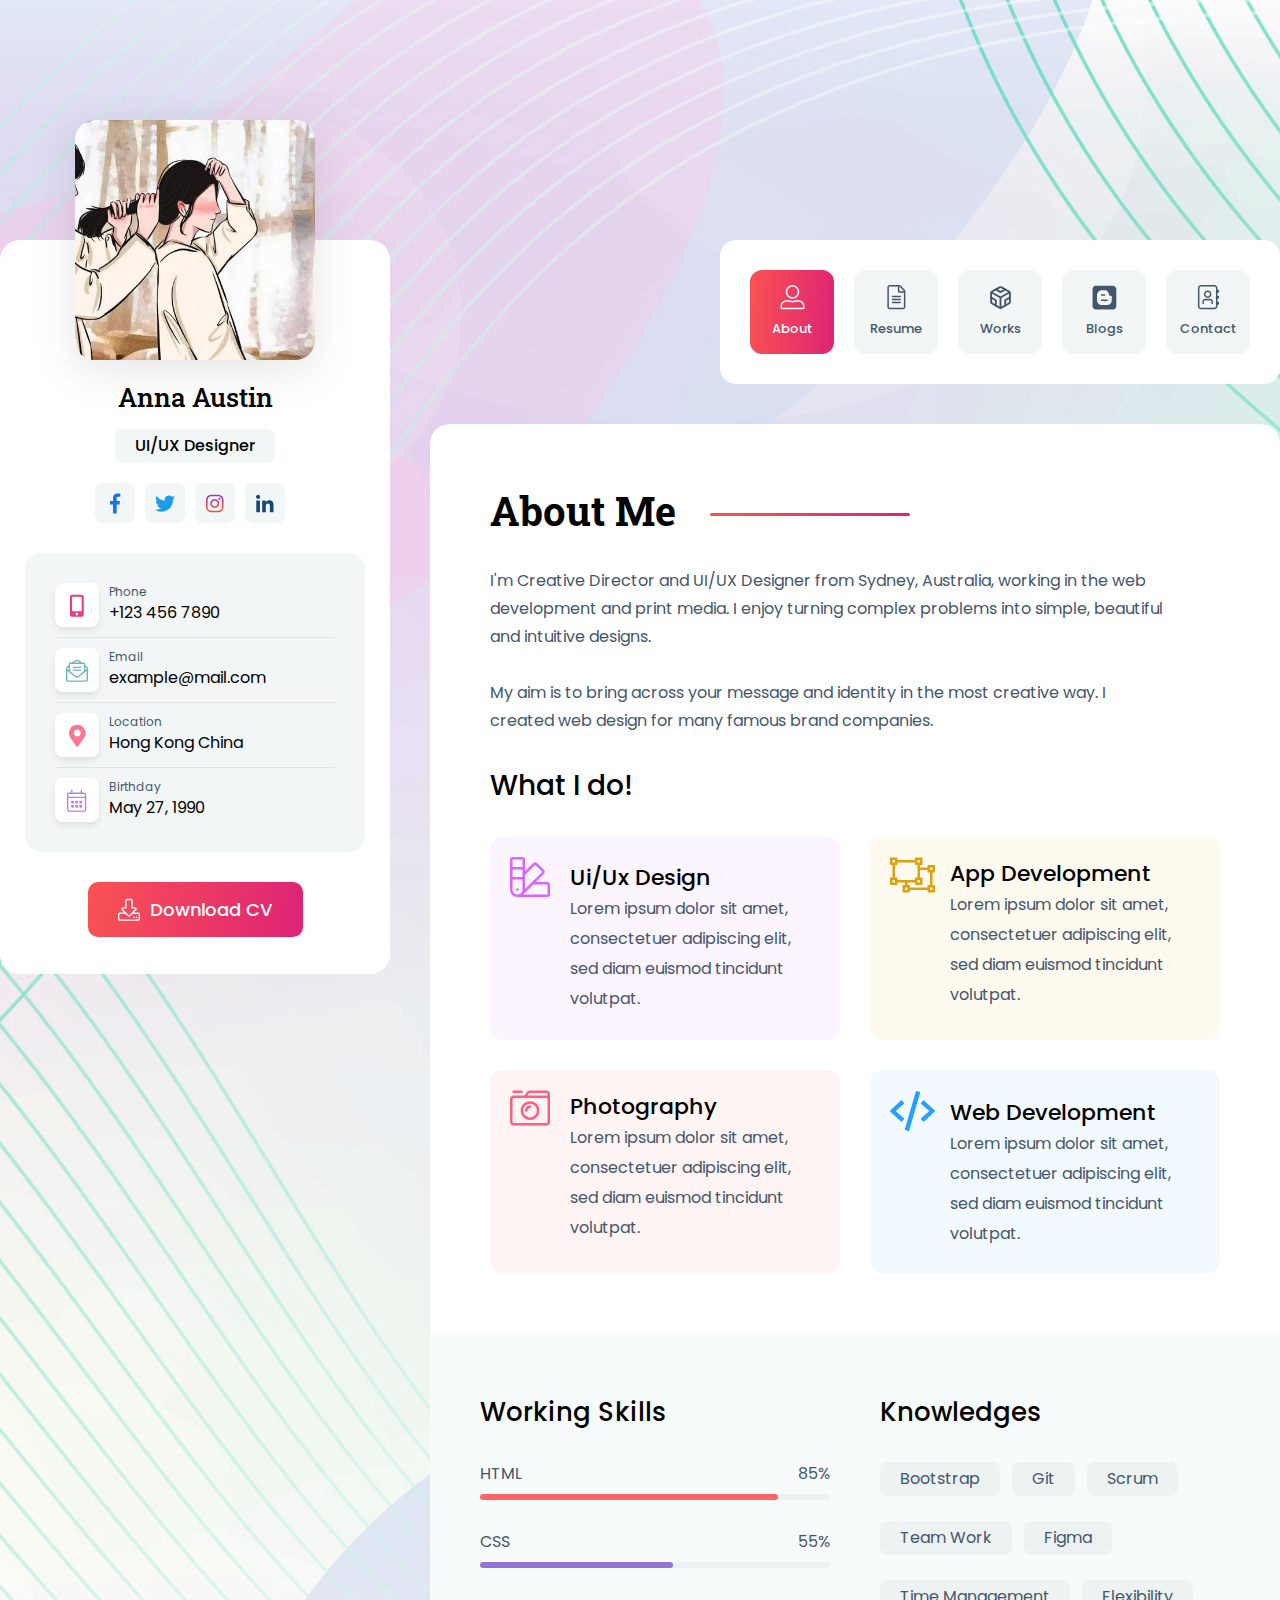
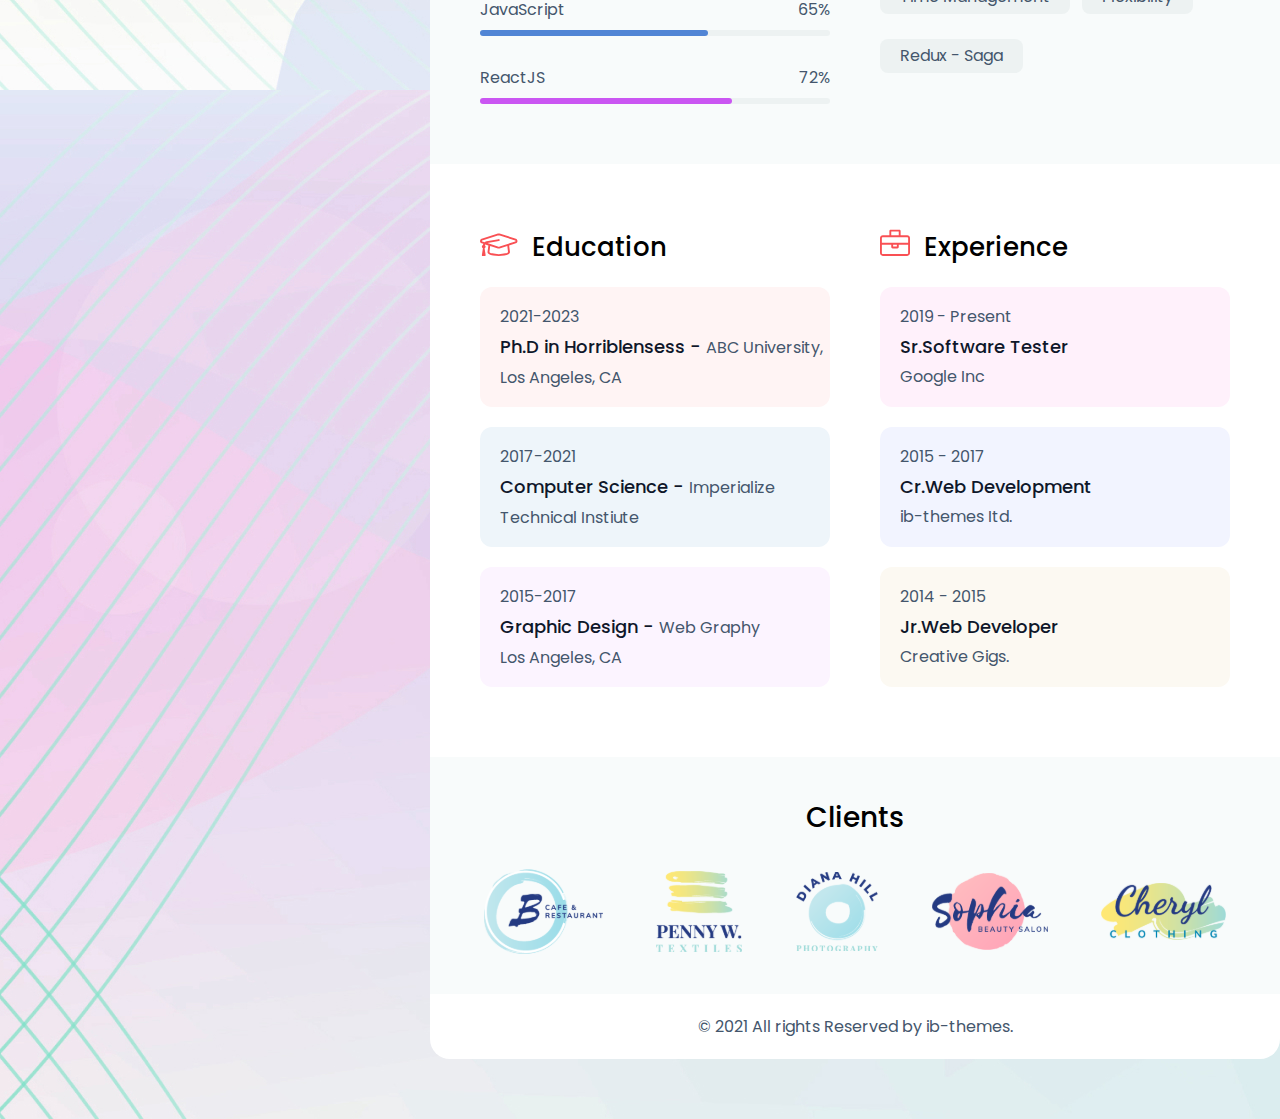
<file: index.html>
<!DOCTYPE html>
<html lang="en">

<head>
    <meta charset="UTF-8">
    <meta http-equiv="X-UA-Compatible" content="IE=edge">
    <meta name="viewport" content="width=device-width, initial-scale=1.0">
    <title>Figma CV TTNT6</title>
    <link rel="stylesheet" href="./assets/css/main.css">
    <link href="https://fonts.googleapis.com/css2?family=Poppins:wght@400;500&family=Roboto+Slab:wght@500&display=swap"
        rel="stylesheet">
</head>

<body>
    <div id="container">
        <!-- PERSONAL INFORMATION -->
        <div class="personal-infor">
            <img src="./assets/img/avatar.jpg" alt="" class="avatar">
            <!-- MAIN INFORMATION -->
            <div class="main-infor">
                <p class="name">Anna Austin</p>

                <div class="designation">
                    <p>UI/UX Designer</p>
                </div>

                <!-- SOCIAL ICONS -->
                <div class="social-icons">
                    <div class="social-icon-item">
                        <img src="./assets/icon/facebook.svg" alt="" class="facebook">
                    </div>

                    <div class="social-icon-item">
                        <img src="./assets/icon/twitter.svg" alt="" class="twitter">
                    </div>

                    <div class="social-icon-item">
                        <img src="./assets/icon/instagram.svg" alt="" class="instagram">
                    </div>

                    <div class="social-icon-item">
                        <img src="./assets/icon/linkedin.svg" alt="" class="linkedin">
                    </div>
                </div>

                <!-- CART -->
                <div class="cart">
                    <ul>
                        <li class="box-cart line-cart">
                            <div class="icon-cart">
                                <img src="./assets/icon/phone.svg" alt="">
                            </div>

                            <div class="content-cart">
                                <p class="tittle">Phone</p>
                                <p class="detail">+123 456 7890</p>
                            </div>
                        </li>

                        <li class="box-cart line-cart">
                            <div class="icon-cart">
                                <img src="./assets/icon/email.svg" alt="">
                            </div>

                            <div class="content-cart">
                                <p class="tittle">Email</p>
                                <p class="detail">example@mail.com</p>
                            </div>
                        </li>

                        <li class="box-cart line-cart">
                            <div class="icon-cart">
                                <img src="./assets/icon/location.svg" alt="">
                            </div>

                            <div class="content-cart">
                                <p class="tittle">Location</p>
                                <p class="detail">Hong Kong China</p>
                            </div>
                        </li>

                        <li class="box-cart">
                            <div class="icon-cart">
                                <img src="./assets/icon/birthday.svg" alt="">
                            </div>

                            <div class="content-cart">
                                <p class="tittle">Birthday</p>
                                <p class="detail">May 27, 1990</p>
                            </div>
                        </li>
                    </ul>
                </div>

                <!-- DOWNLOAD CV BUTTON -->
                <div class="downloadcv">
                    <img src="./assets/icon/downloadcv.svg" alt="">
                    <p>Download CV</p>
                </div>
            </div>
        </div>

        <!-- WRAPPER: NAVIGATION & MAIN CONTENT -->
        <div class="wrapper">
            <!-- NAVIGATION -->
            <div class="nav">
                <a class="about" href="#">
                    <img src="./assets/icon/about.svg" alt="">
                    <p>About</p>
                </a>

                <a href="./resume.html" class="resume">
                    <img src="./assets/icon/resume.svg" alt="">
                    <p>Resume</p>
                </a>

                <a href="./works.html" class="works">
                    <img src="./assets/icon/codesandbox.svg" alt="">
                    <p>Works</p>
                </a>

                <a href="#" class="blogs">
                    <img src="./assets/icon/blogs.svg" alt="">
                    <p>Blogs</p>
                </a>

                <a href="#" class="contact">
                    <img src="./assets/icon/contact.svg" alt="">
                    <p>Contact</p>
                </a>
            </div>

            <!-- MAIN CONTENT -->
            <div class="main-content">

                <!-- ABOUT SECTION -->
                <div class="about-section">
                    <div class="section-tittle">About Me</div>

                    <img src="./assets/icon/bar.svg" alt="" class="bar">

                    <p class="about-desc">I'm Creative Director and UI/UX Designer from Sydney, Australia, working in
                        the web development and print media. I enjoy turning complex problems into simple, beautiful and
                        intuitive designs.
                        <br> <br>
                        My aim is to bring across your message and identity in the most creative way. I created web
                        design for many
                        famous brand companies.
                    </p>
                    <!-- SERVICES -->
                    <p class="service-tittle">What I do!</p>

                    <div class="service">
                        <!-- UI/IX DESIGN -->
                        <div class="single-service ui-ux">
                            <img src="./assets/icon/ui-ux-design.svg" alt="">

                            <p class="single-tittle">Ui/Ux Design</p>

                            <p class="single-desc">Lorem ipsum dolor sit amet, consectetuer adipiscing elit, sed diam
                                euismod
                                tincidunt volutpat.</p>
                        </div>

                        <!-- APP DEVELOPMENT -->
                        <div class="single-service app-dev">
                            <img src="./assets/icon/app-dev.svg" alt="">

                            <p class="single-tittle">App Development</p>

                            <p class="single-desc">Lorem ipsum dolor sit amet, consectetuer adipiscing elit, sed diam
                                euismod
                                tincidunt volutpat.</p>
                        </div>

                        <!-- PHOTOGRAHPY -->
                        <div class="single-service photography">
                            <img src="./assets/icon/photography.svg" alt="" class="">

                            <p class="single-tittle">Photography</p>

                            <p class="single-desc">Lorem ipsum dolor sit amet, consectetuer adipiscing elit, sed diam
                                euismod
                                tincidunt volutpat.</p>
                        </div>

                        <!-- WEB DEVELOPMENT -->
                        <div class="single-service web-dev">
                            <img src="./assets/icon/web-dev.svg" alt="" class="">

                            <p class="single-tittle">Web Development</p>

                            <p class="single-desc">Lorem ipsum dolor sit amet, consectetuer adipiscing elit, sed diam
                                euismod
                                tincidunt volutpat.</p>
                        </div>
                    </div>
                </div>

                <!-- RESUME SECTION -->
                <div class="resume-section">

                    <!-- SKILLS SECTION -->
                    <div class="skills-section">

                        <!-- WORKING SKILLS -->
                        <div class="sub-skill-section">
                            <p class="sub-skill-tittle">Working Skills</p>

                            <div class="skill-bar">
                                <div class="skill-box html">
                                    <p class="skill-name">HTML</p>

                                    <p class="ratio">85%</p>

                                    <div class="ratio__line">
                                        <div class="ratio__line--meanful"></div>
                                    </div>
                                </div>

                                <div class="skill-box css">
                                    <p class="skill-name">CSS</p>
                                    <p class="ratio">55%</p>
                                    <div class="ratio__line">
                                        <div class="ratio__line--meanful"></div>
                                    </div>
                                </div>

                                <div class="skill-box javascript">
                                    <p class="skill-name ">JavaScript</p>
                                    <p class="ratio">65%</p>
                                    <div class="ratio__line">
                                        <div class="ratio__line--meanful"></div>
                                    </div>
                                </div>

                                <div class="skill-box reactjs">
                                    <p class="skill-name">ReactJS</p>
                                    <p class="ratio">72%</p>
                                    <div class="ratio__line">
                                        <div class="ratio__line--meanful"></div>
                                    </div>
                                </div>
                            </div>
                        </div>

                        <!-- KNOWLEADGES -->
                        <div class="sub-skill-section">
                            <p class="sub-skill-tittle">Knowledges</p>

                            <div class="knowledge-content">
                                <p class="single-tab">Bootstrap</p>
                                <p class="single-tab">Git</p>
                                <p class="single-tab">Scrum</p>
                                <p class="single-tab">Team Work</p>
                                <p class="single-tab">Figma</p>
                                <p class="single-tab">Time Management</p>
                                <p class="single-tab">Flexibility</p>
                                <p class="single-tab">Redux - Saga</p>

                            </div>
                        </div>
                    </div>

                    <!-- RESUME INOFRMATION EDUCATION & EXPERIENCE -->
                    <div class="resume-infor">
                        
                        <!-- EDUCATION -->
                        <div class="sub-resume-infor">
                            <img src="./assets/icon/education.svg" alt="" class="education">

                            <p class="sub-resume-tittle">Education</p>

                            <div class="resume-content edu-single-1">
                                <p class="time">2021-2023</p>
                                <p class="job">Ph.D in Horriblensess -
                                <p class="sub-job">ABC University,</p>
                                </p>
                                <p class="place"> Los Angeles, CA</p>
                            </div>

                            <div class="resume-content edu-single-2">
                                <p class="time">2017-2021</p>
                                <p class="job">Computer Science -
                                <p class="sub-job">Imperialize</p>
                                </p>
                                <p class="place">Technical Instiute</p>
                            </div>

                            <div class="resume-content edu-single-3">
                                <p class="time">2015-2017</p>
                                <p class="job">Graphic Design -
                                <p class="sub-job">Web Graphy</p>
                                </p>
                                <p class="place">Los Angeles, CA</p>
                            </div>
                        </div>
                        <!-- EXPERIENCE -->
                        <div class="sub-resume-infor">
                            <img src="./assets/icon/experience.svg" alt="" class="experience">

                            <p class="sub-resume-tittle">Experience</p>

                            <div class="resume-content experi-single-1">
                                <p class="time">2019 - Present</p>
                                <p class="job">Sr.Software Tester</p>
                                <p class="place">Google Inc</p>
                            </div>

                            <div class="resume-content experi-single-2">
                                <p class="time">2015 - 2017</p>
                                <p class="job">Cr.Web Development</p>
                                <p class="place">ib-themes Itd.</p>
                            </div>

                            <div class="resume-content experi-single-3">
                                <p class="time">2014 - 2015</p>
                                <p class="job">Jr.Web Developer</p>
                                <p class="place">Creative Gigs.</p>
                            </div>
                        </div>
                    </div>

                </div>

                <!-- CLIENTS SECTION -->
                <div class="clients-section">
                    <p>Clients</p>
                    <div class="brands">
                        <img src="./assets/icon/brand1.svg" alt="">
                        <img src="./assets/icon/brand2.svg" alt="">
                        <img src="./assets/icon/brand3.svg" alt="">
                        <img src="./assets/icon/brand4.svg" alt="">
                        <img src="./assets/icon/brand5.svg" alt="">
                    </div>
                </div>

                <!-- COPYRIGHT -->
                <p class="copyright">© 2021 All rights Reserved by ib-themes.</p>
            </div>
        </div>
    </div>
</body>

</html>
</file>
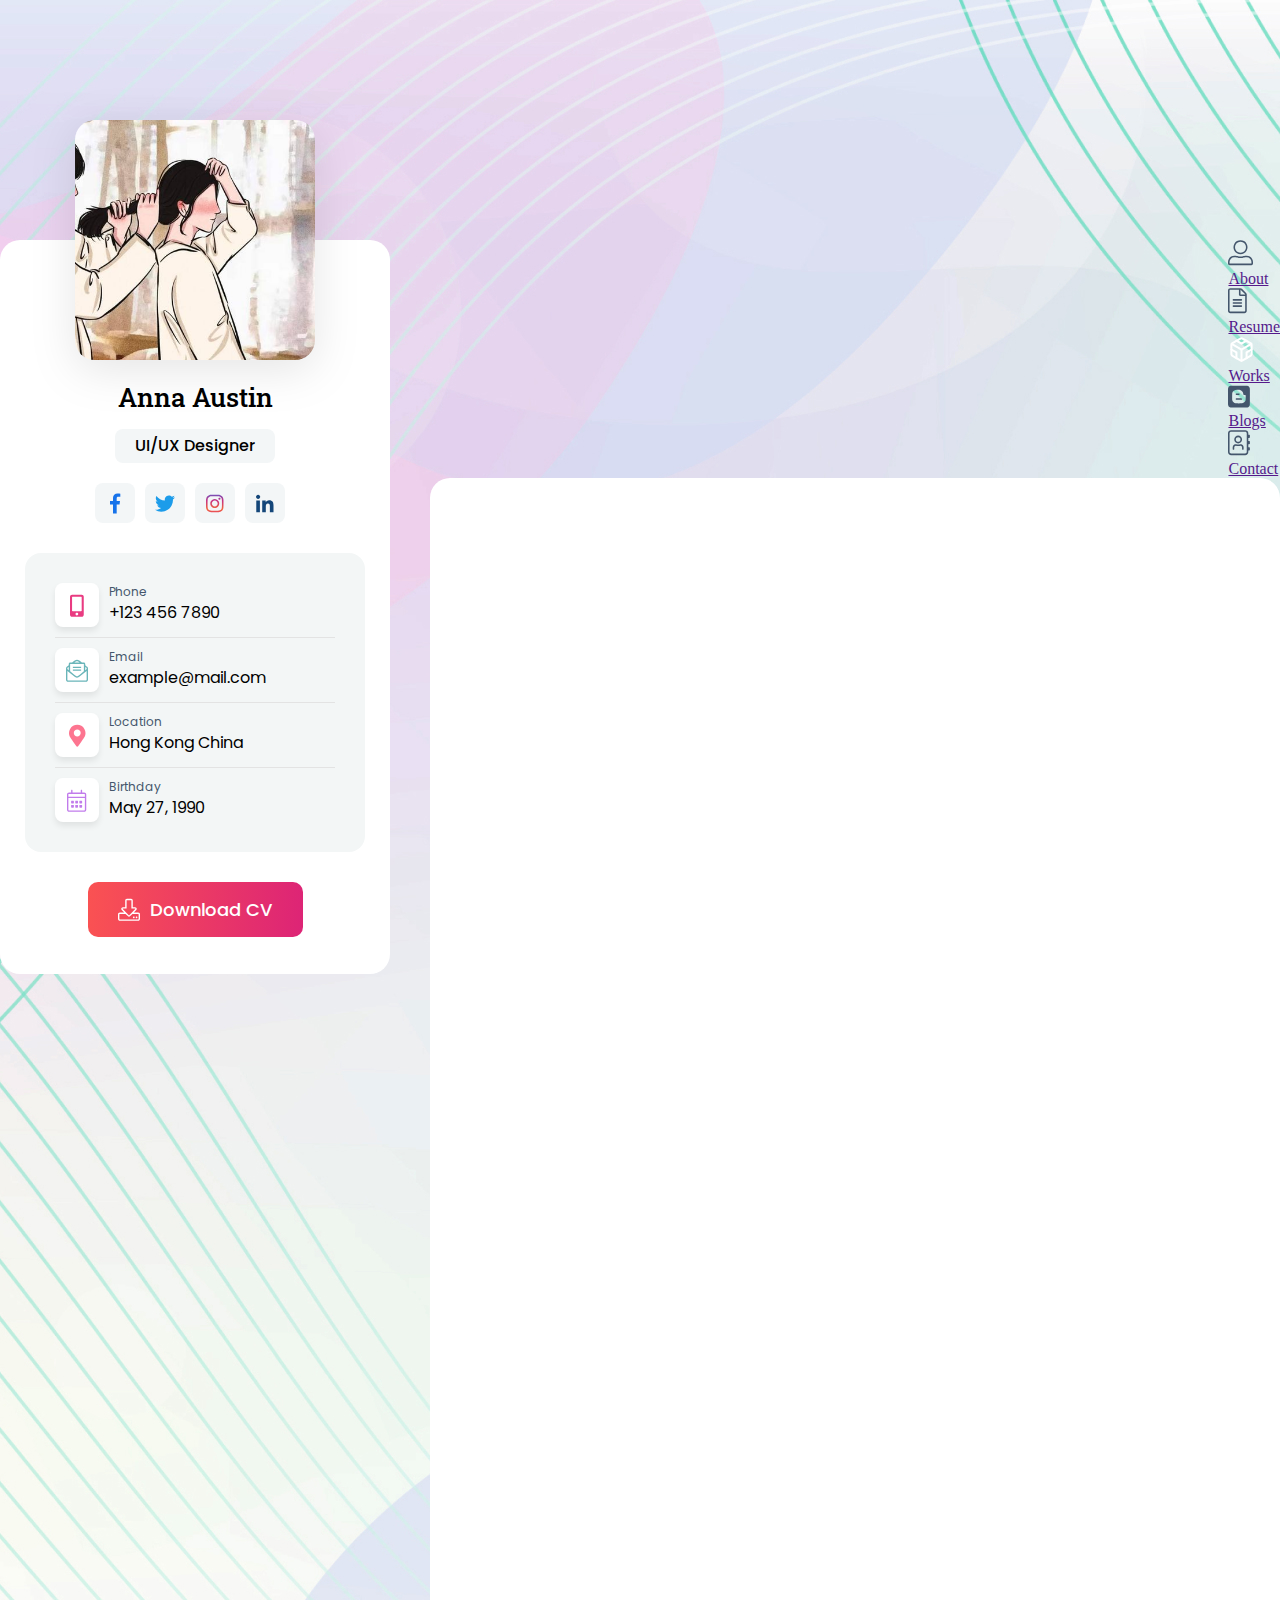
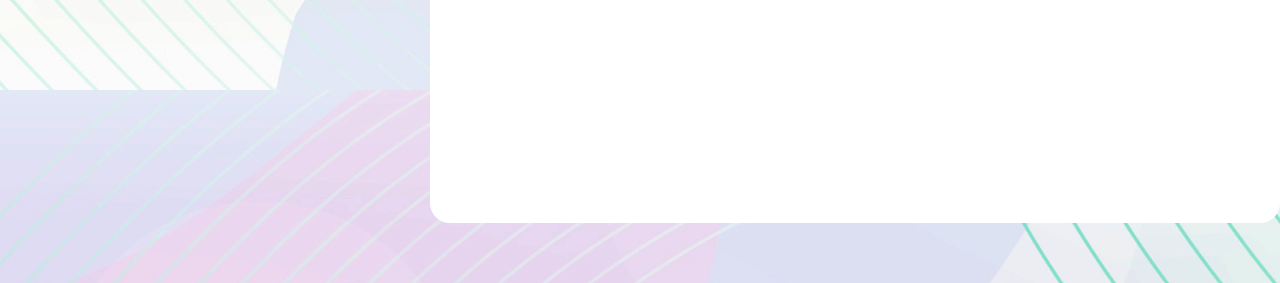
<file: portfolio.html>
<!DOCTYPE html>
<html lang="en">

<head>
    <meta charset="UTF-8">
    <meta http-equiv="X-UA-Compatible" content="IE=edge">
    <meta name="viewport" content="width=device-width, initial-scale=1.0">
    <title>Portfolio</title>
    <link rel="stylesheet" href="./asserts/css/works.css">
    <link href="https://fonts.googleapis.com/css2?family=Poppins:wght@400;500&family=Roboto+Slab:wght@500&display=swap"
        rel="stylesheet">
</head>

<body>
    <div id="container">
        <!-- PERSONAL INFORMATION -->
        <div class="personal-infor">
            <img src="./asserts/img/avatar.jpg" alt="" class="avatar">

            <div class="main-infor">
                <p class="name">Anna Austin</p>

                <!-- DESIGNATION -->
                <div class="designation">
                    <p>UI/UX Designer</p>
                </div>

                <!-- SOCIAL ICON -->
                <div class="social-icons">
                    <div class="social-icon-item">
                        <img src="./asserts/icon/facebook.svg" alt="">
                    </div>

                    <div class="social-icon-item">
                        <img src="./asserts/icon/twitter.svg" alt="">
                    </div>

                    <div class="social-icon-item">
                        <img src="./asserts/icon/instagram.svg" alt="">
                    </div>

                    <div class="social-icon-item">
                        <img src="./asserts/icon/linkedin.svg" alt="">
                    </div>
                </div>

                <!-- CART -->
                <div class="cart">
                    <ul>
                        <li class="box-cart line-cart">
                            <div class="icon-cart">
                                <img src="./asserts/icon/phone.svg" alt="">
                            </div>
                            <div class="content-cart">
                                <p class="tittle">Phone</p>
                                <p class="detail">+123 456 7890</p>
                            </div>
                        </li>

                        <li class="box-cart line-cart">
                            <div class="icon-cart"><img src="./asserts/icon/email.svg" alt=""></div>
                            <div class="content-cart">
                                <p class="tittle">Email</p>
                                <p class="detail">example@mail.com</p>
                            </div>
                        </li>

                        <li class="box-cart line-cart">
                            <div class="icon-cart"><img src="./asserts/icon/location.svg" alt=""></div>
                            <div class="content-cart">
                                <p class="tittle">Location</p>
                                <p class="detail">Hong Kong China</p>
                            </div>
                        </li>

                        <li class="box-cart">
                            <div class="icon-cart"><img src="./asserts/icon/birthday.svg" alt=""></div>
                            <div class="content-cart">
                                <p class="tittle">Birthday</p>
                                <p class="detail">May 27, 1990</p>
                            </div>
                        </li>
                    </ul>
                </div>

                <!-- DOWNLOAD CV BUTTON -->
                <div class="downloadcv">
                    <img src="./asserts/icon/downloadcv.svg" alt="">
                    <p>Download CV</p>
                </div>
            </div>
        </div>

        <!-- WRAPPER: MENU -->
        <div class="wrapper">
            <!-- MENU -->
            <div class="menu">
                <a class="about" href="">
                    <img src="./asserts/icon/about1.svg" alt="">
                    <p>About</p>
                </a>

                <a href="" class="resume">
                    <img src="./asserts/icon/resume.svg" alt="">
                    <p>Resume</p>
                </a>

                <a href="" class="works">
                    <img src="./asserts/icon/codesandbox1.svg" alt="">
                    <p>Works</p>
                </a>

                <a href="" class="blogs">
                    <img src="./asserts/icon/blogs.svg" alt="">
                    <p>Blogs</p>
                </a>

                <a href="" class="contact">
                    <img src="./asserts/icon/contact.svg" alt="">
                    <p>Contact</p>
                </a>
            </div>

            <!-- MAIN CONTENT -->
            <div class="main-content">

            </div>
        </div>
    </div>
</body>

</html>
</file>
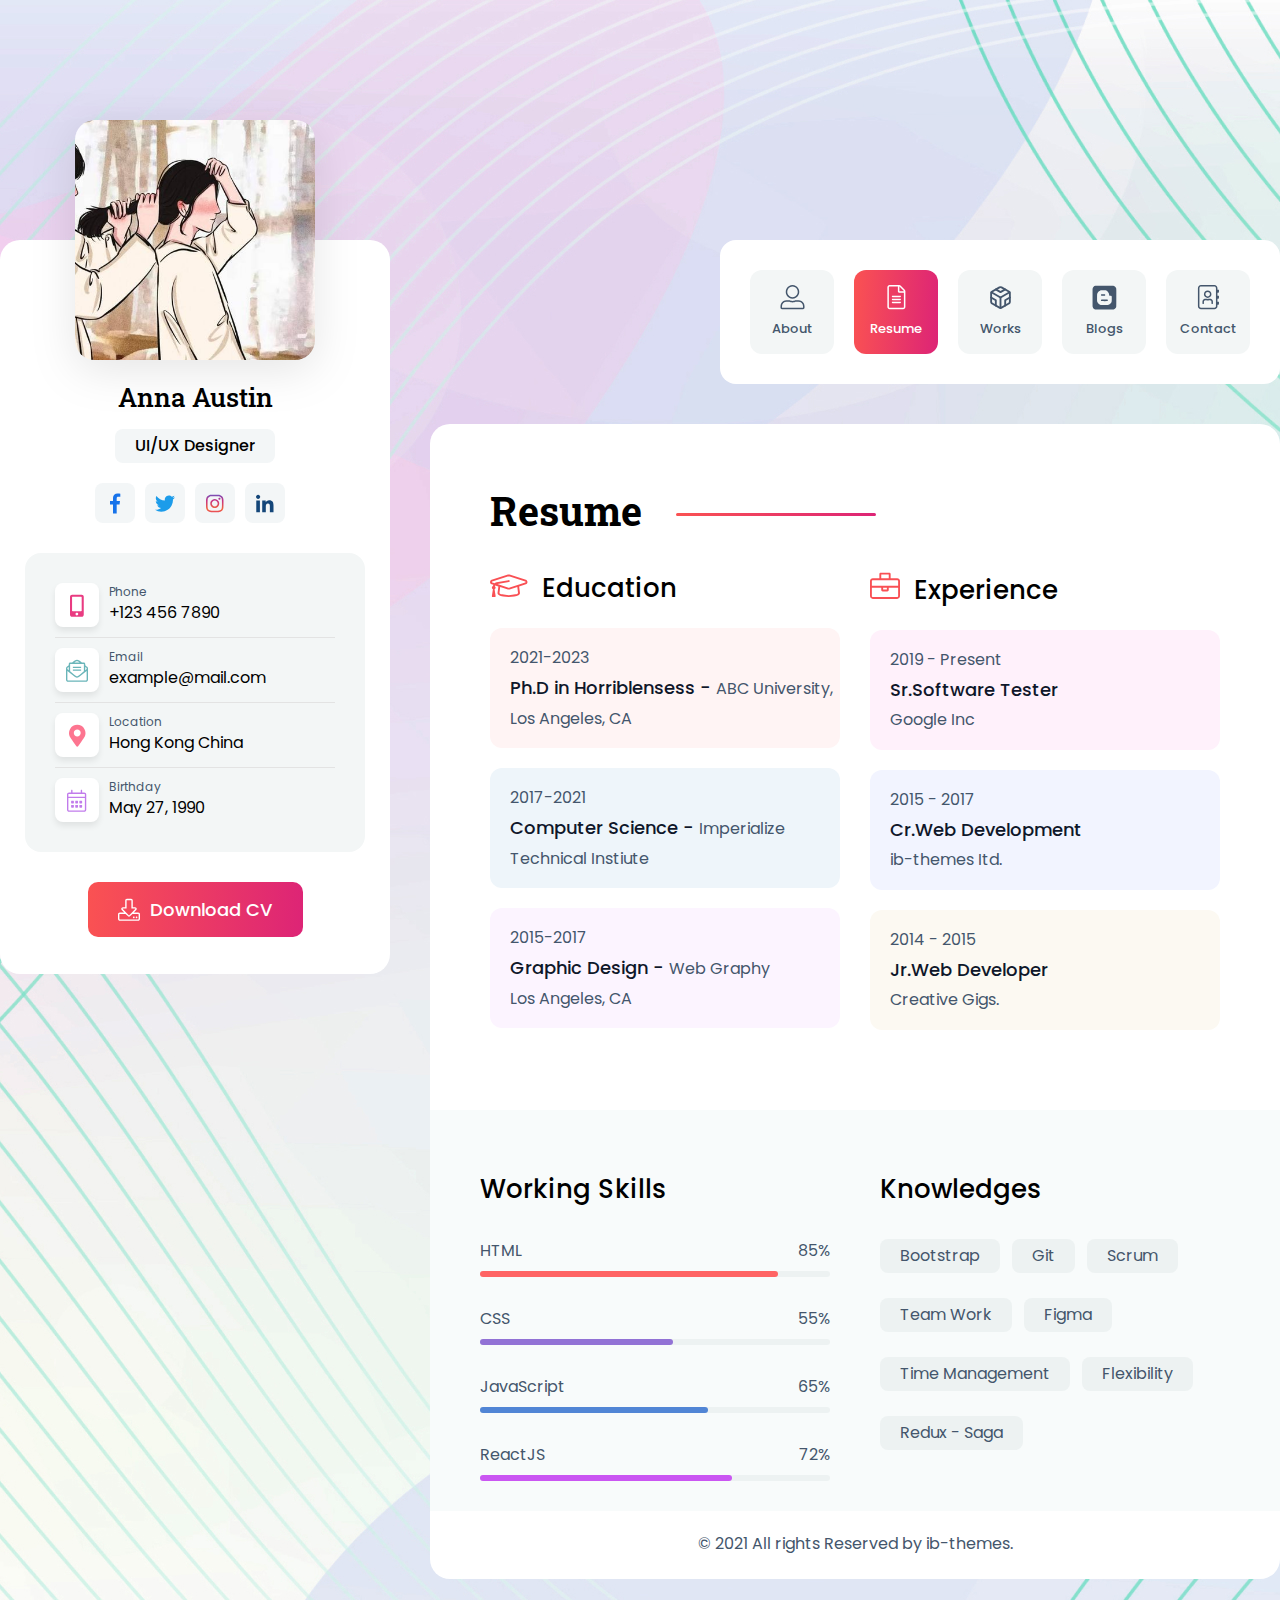
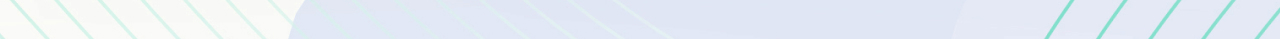
<file: resume.html>
<!DOCTYPE html>
<html lang="en">

<head>
    <meta charset="UTF-8">
    <meta http-equiv="X-UA-Compatible" content="IE=edge">
    <meta name="viewport" content="width=device-width, initial-scale=1.0">
    <title>Resume</title>
    <link rel="stylesheet" href="./assets/css/resume.css">
    <link rel="stylesheet" href="./assets/css/responsive.css">
    <link href="https://fonts.googleapis.com/css2?family=Poppins:wght@400;500&family=Roboto+Slab:wght@500&display=swap"
        rel="stylesheet">
</head>

<body>
    <div id="container">
        <!-- PERSONAL INFORMATION -->
        <div class="personal-infor">
            <img src="./assets/img/avatar.jpg" alt="" class="avatar">

            <div class="main-infor">
                <p class="name">Anna Austin</p>

                <!-- DESIGNATION -->
                <div class="designation">
                    <p>UI/UX Designer</p>
                </div>

                <!-- SOCIAL ICON -->
                <div class="social-icons">
                    <div class="social-icon-item">
                        <img src="./assets/icon/facebook.svg" alt="">
                    </div>

                    <div class="social-icon-item">
                        <img src="./assets/icon/twitter.svg" alt="">
                    </div>

                    <div class="social-icon-item">
                        <img src="./assets/icon/instagram.svg" alt="">
                    </div>

                    <div class="social-icon-item">
                        <img src="./assets/icon/linkedin.svg" alt="">
                    </div>
                </div>

                <!-- CART -->
                <div class="cart">
                    <ul>
                        <li class="box-cart line-cart">
                            <div class="icon-cart">
                                <img src="./assets/icon/phone.svg" alt="">
                            </div>

                            <div class="content-cart">
                                <p class="tittle">Phone</p>
                                <p class="detail">+123 456 7890</p>
                            </div>
                        </li>

                        <li class="box-cart line-cart">
                            <div class="icon-cart"><img src="./assets/icon/email.svg" alt=""></div>

                            <div class="content-cart">
                                <p class="tittle">Email</p>
                                <p class="detail">example@mail.com</p>
                            </div>
                        </li>

                        <li class="box-cart line-cart">
                            <div class="icon-cart"><img src="./assets/icon/location.svg" alt=""></div>

                            <div class="content-cart">
                                <p class="tittle">Location</p>
                                <p class="detail">Hong Kong China</p>
                            </div>
                        </li>

                        <li class="box-cart">
                            <div class="icon-cart"><img src="./assets/icon/birthday.svg" alt=""></div>

                            <div class="content-cart">
                                <p class="tittle">Birthday</p>
                                <p class="detail">May 27, 1990</p>
                            </div>
                        </li>
                    </ul>
                </div>

                <!-- DOWNLOAD CV BUTTON -->
                <div class="downloadcv">
                    <img src="./assets/icon/downloadcv.svg" alt="">
                    <p>Download CV</p>
                </div>
            </div>
        </div>

        <!-- WRAPPER: NAVIGATION & MAIN CONTENT -->
        <div class="wrapper">
            
            <!-- NAV -->
            <div class="nav">
                <a href="./index.html" class="about">
                    <img src="./assets/icon/about1.svg" alt="">
                    <p>About</p>
                </a>

                <a href="#" class="resume">
                    <img src="./assets/icon/resume1.svg" alt="">
                    <p>Resume</p>
                </a>

                <a href="./works.html" class="works">
                    <img src="./assets/icon/codesandbox.svg" alt="">
                    <p>Works</p>
                </a>

                <a href="#" class="blogs">
                    <img src="./assets/icon/blogs.svg" alt="">
                    <p>Blogs</p>
                </a>

                <a href="#" class="contact">
                    <img src="./assets/icon/contact.svg" alt="">
                    <p>Contact</p>
                </a>
            </div>

            <!-- MAIN CONTENT -->
            <div class="main-content">

                <!-- HEADER -->
                <div class="section-tittle">Resume</div>
                <img src="./assets/icon/bar.svg" alt="" class="bar">

                <!-- RESUME INOFRMATION EDUCATION & EXPERIENCE -->
                <div class="resume-infor">

                    <!-- EDUCATION -->
                    <div class="sub-resume-infor">
                        <img src="./assets/icon/education.svg" alt="" class="education">

                        <p class="sub-resume-tittle">Education</p>

                        <div class="resume-content edu-single-1">
                            <p class="time">2021-2023</p>
                            <p class="job">Ph.D in Horriblensess -
                            <p class="sub-job">ABC University,</p>
                            </p>
                            <p class="place"> Los Angeles, CA</p>
                        </div>

                        <div class="resume-content edu-single-2">
                            <p class="time">2017-2021</p>
                            <p class="job">Computer Science -
                            <p class="sub-job">Imperialize</p>
                            </p>
                            <p class="place">Technical Instiute</p>
                        </div>

                        <div class="resume-content edu-single-3">
                            <p class="time">2015-2017</p>
                            <p class="job">Graphic Design -
                            <p class="sub-job">Web Graphy</p>
                            </p>
                            <p class="place">Los Angeles, CA</p>
                        </div>
                    </div>
                    <!-- EXPERIENCE -->
                    <div class="sub-resume-infor">
                        <img src="./assets/icon/experience.svg" alt="" class="experience">

                        <p class="sub-resume-tittle">Experience</p>

                        <div class="resume-content experi-single-1">
                            <p class="time">2019 - Present</p>
                            <p class="job">Sr.Software Tester</p>
                            <p class="place">Google Inc</p>
                        </div>

                        <div class="resume-content experi-single-2">
                            <p class="time">2015 - 2017</p>
                            <p class="job">Cr.Web Development</p>
                            <p class="place">ib-themes Itd.</p>
                        </div>

                        <div class="resume-content experi-single-3">
                            <p class="time">2014 - 2015</p>
                            <p class="job">Jr.Web Developer</p>
                            <p class="place">Creative Gigs.</p>
                        </div>
                    </div>
                </div>

                <!-- SKILLS SECTION -->
                <div class="skills-section">

                    <!-- WORKING SKILLS -->
                    <div class="sub-skill-section">
                        <p class="sub-skill-tittle">Working Skills</p>

                        <div class="skill-bar">
                            <div class="skill-box html">
                                <p class="skill-name">HTML</p>
                                <p class="ratio">85%</p>
                                <div class="ratio__line">
                                    <div class="ratio__line--meanful"></div>
                                </div>
                            </div>

                            <div class="skill-box css">
                                <p class="skill-name">CSS</p>
                                <p class="ratio">55%</p>
                                <div class="ratio__line">
                                    <div class="ratio__line--meanful"></div>
                                </div>
                            </div>

                            <div class="skill-box javascript">
                                <p class="skill-name ">JavaScript</p>
                                <p class="ratio">65%</p>
                                <div class="ratio__line">
                                    <div class="ratio__line--meanful"></div>
                                </div>
                            </div>

                            <div class="skill-box reactjs">
                                <p class="skill-name">ReactJS</p>
                                <p class="ratio">72%</p>
                                <div class="ratio__line">
                                    <div class="ratio__line--meanful"></div>
                                </div>
                            </div>
                        </div>
                    </div>

                    <!-- KNOWLEADGES -->
                    <div class="sub-skill-section">
                        <p class="sub-skill-tittle">Knowledges</p>
                        
                        <div class="knowledge-content">
                            <p class="single-tab">Bootstrap</p>
                            <p class="single-tab">Git</p>
                            <p class="single-tab">Scrum</p>
                            <p class="single-tab">Team Work</p>
                            <p class="single-tab">Figma</p>
                            <p class="single-tab">Time Management</p>
                            <p class="single-tab">Flexibility</p>
                            <p class="single-tab">Redux - Saga</p>

                        </div>
                    </div>
                </div>

                <!-- COPYRIGHT -->
                <p class="copyright">© 2021 All rights Reserved by ib-themes.</p>
            </div>
        </div>
    </div>
</body>

</html>
</file>
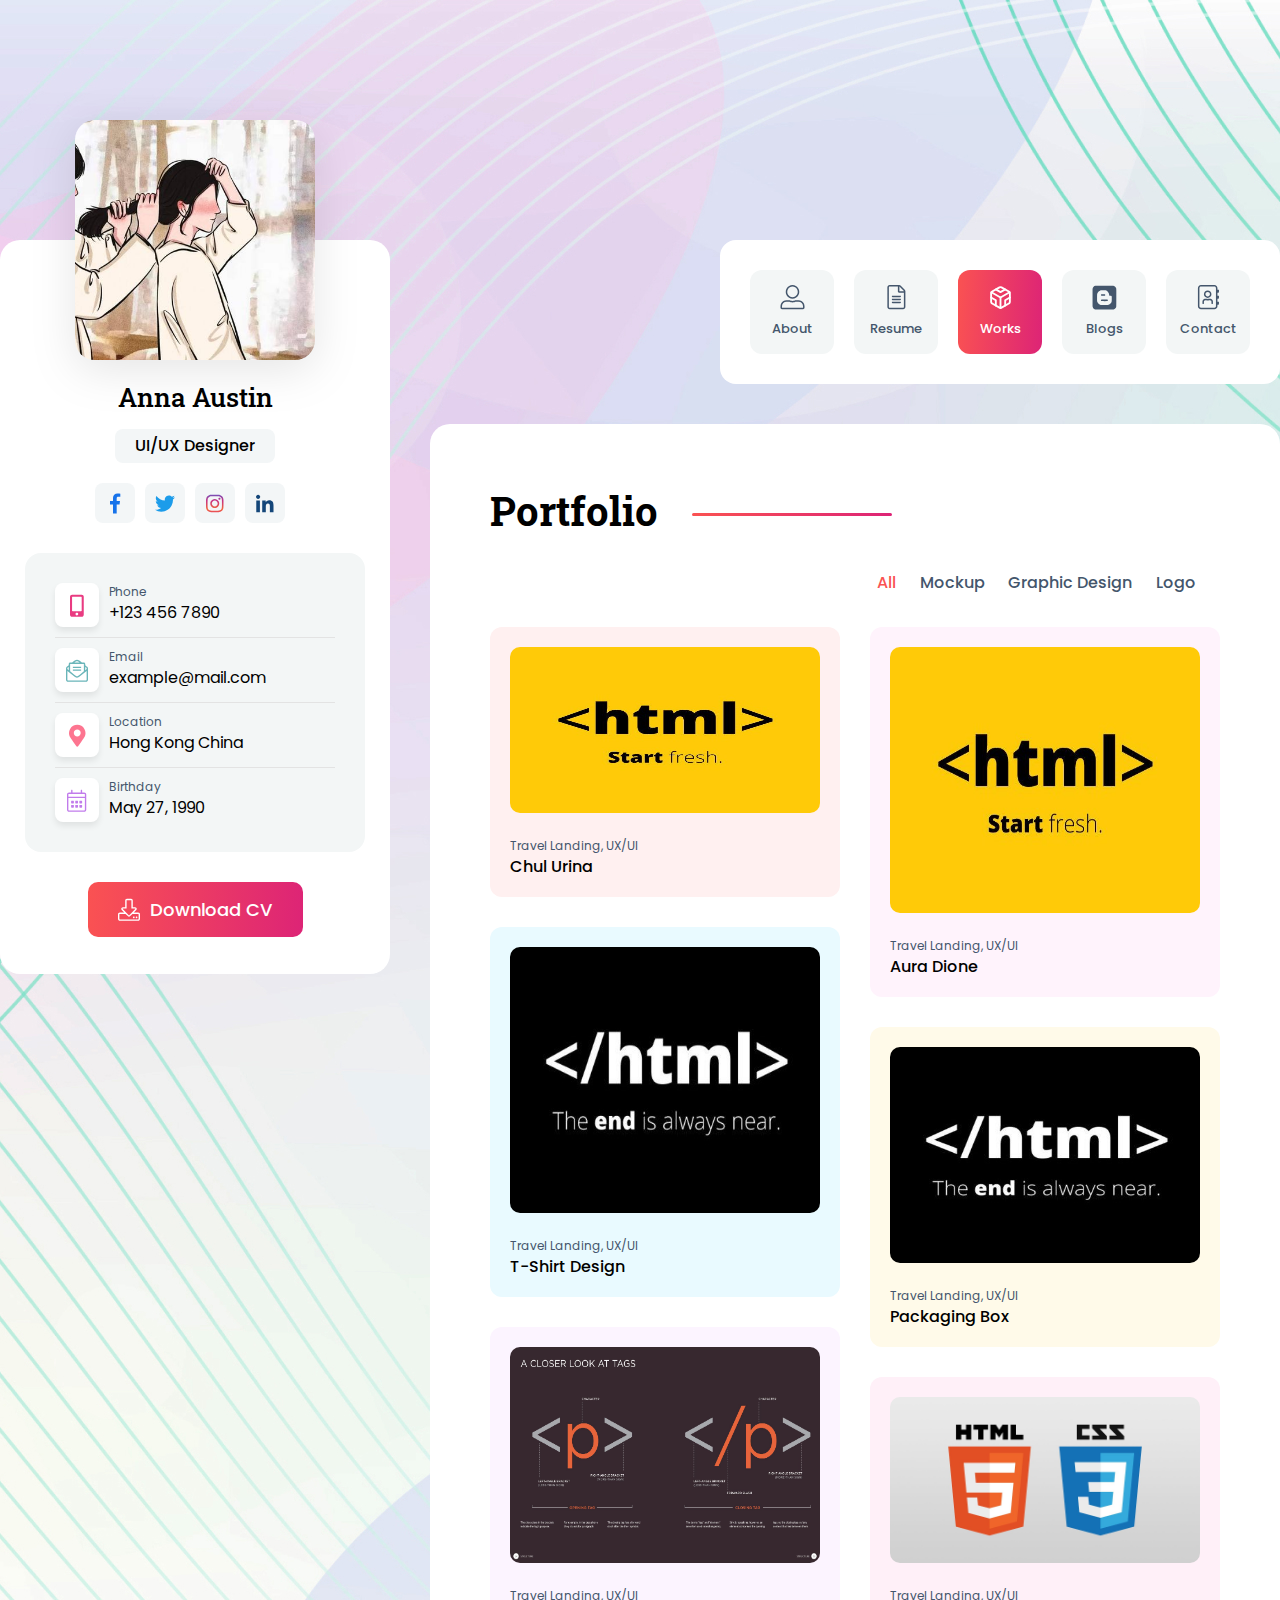
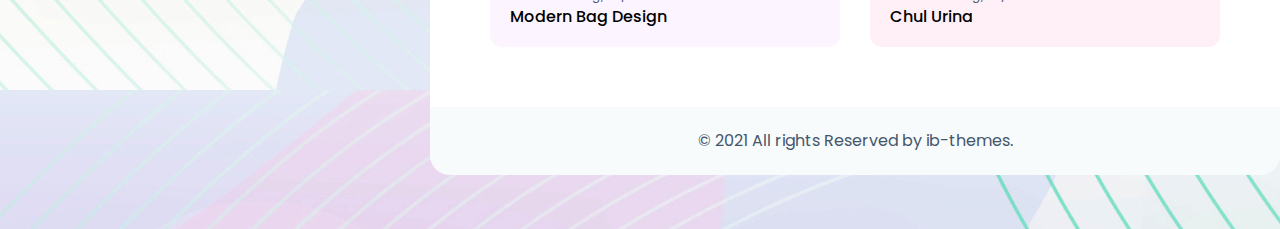
<file: works.html>
<!DOCTYPE html>
<html lang="en">
<head>
    <meta charset="UTF-8">
    <meta http-equiv="X-UA-Compatible" content="IE=edge">
    <meta name="viewport" content="width=device-width, initial-scale=1.0">
    <title>Works</title>
    <link rel="stylesheet" href="./assets/css/works.css">
    <link rel="stylesheet" href="./assets/css/responsive.css">
    <link href="https://fonts.googleapis.com/css2?family=Poppins:wght@400;500&family=Roboto+Slab:wght@500&display=swap"
        rel="stylesheet">
</head>
<body>
    <div id="container">
        <!-- PERSONAL INFORMATION -->
        <div class="personal-infor">
            <img src="./assets/img/avatar.jpg" alt="" class="avatar">
            <!-- MAIN INFORMATION -->
            <div class="main-infor">
                <p class="name">Anna Austin</p>
                <div class="designation">
                    <p>UI/UX Designer</p>
                </div>
    
                <!-- SOCIAL ICONS -->
                <div class="social-icons">
                    <div class="social-icon-item">
                        <img src="./assets/icon/facebook.svg" alt="" class="facebook">
                    </div>
    
                    <div class="social-icon-item">
                        <img src="./assets/icon/twitter.svg" alt="" class="twitter">
                    </div>
    
                    <div class="social-icon-item">
                        <img src="./assets/icon/instagram.svg" alt="" class="instagram">
                    </div>
    
                    <div class="social-icon-item">
                        <img src="./assets/icon/linkedin.svg" alt="" class="linkedin">
                    </div>
                </div>
    
                <!-- CART -->
                <div class="cart">
                    <ul>
                        <li class="box-cart line-cart">
                            <div class="icon-cart">
                                <img src="./assets/icon/phone.svg" alt="">
                            </div>
                            <div class="content-cart">
                                <p class="tittle">Phone</p>
                                <p class="detail">+123 456 7890</p>
                            </div>
                        </li>
    
                        <li class="box-cart line-cart">
                            <div class="icon-cart"><img src="./assets/icon/email.svg" alt=""></div>
                            <div class="content-cart">
                                <p class="tittle">Email</p>
                                <p class="detail">example@mail.com</p>
                            </div>
                        </li>
    
                        <li class="box-cart line-cart">
                            <div class="icon-cart"><img src="./assets/icon/location.svg" alt=""></div>
                            <div class="content-cart">
                                <p class="tittle">Location</p>
                                <p class="detail">Hong Kong China</p>
                            </div>
                        </li>
    
                        <li class="box-cart">
                            <div class="icon-cart"><img src="./assets/icon/birthday.svg" alt=""></div>
                            <div class="content-cart">
                                <p class="tittle">Birthday</p>
                                <p class="detail">May 27, 1990</p>
                            </div>
                        </li>
                    </ul>
                </div>
    
                <!-- DOWNLOAD CV BUTTON -->
                <div class="downloadcv">
                    <img src="./assets/icon/downloadcv.svg" alt="">
                    <p>Download CV</p>
                </div>
            </div>
        </div>

        <!-- WRAPPER -->
        <div class="wrapper">
            <!-- NAVIGATION -->
            <div class="nav">
                <a class="about" href="./index.html">
                    <img src="./assets/icon/about1.svg" alt="">
                    <p>About</p>
                </a>

                <a href="./resume.html" class="resume">
                    <img src="./assets/icon/resume.svg" alt="">
                    <p>Resume</p>
                </a>

                <a href="#" class="works">
                    <img src="./assets/icon/codesandbox1.svg" alt="">
                    <p>Works</p>
                </a>

                <a href="#" class="blogs">
                    <img src="./assets/icon/blogs.svg" alt="">
                    <p>Blogs</p>
                </a>

                <a href="#" class="contact">
                    <img src="./assets/icon/contact.svg" alt="">
                    <p>Contact</p>
                </a>
            </div>

            <!-- MAIN CONTENT -->
            <div class="main-content">
                <div class="works-section">
                    <div class="section-tittle">Portfolio</div>
                    <img src="./assets/icon/bar.svg" alt="" class="bar">
                    
                    <div class="portfolio-nav">
                        <a href="#">All</a>
                        <a href="#">Mockup</a>
                        <a href="#">Graphic Design</a>
                        <a href="#">Logo</a>
                    </div>

                    <!-- PORTFOLIO CONTENT -->
                    <div class="portfolio-content">
                        <div class="single-port bg-01">
                            <div class="content-port">
                                <img src="./assets/img/port1.jpg" alt="" class="img-01">
                                <p class="sub-tittle-port">Travel Landing, UX/UI</p>
                                <p class="tittle-port">Chul Urina</p>
                            </div>
                        </div>

                        <div class="single-port bg-02">
                            <div class="content-port">
                                <img src="./assets/img/port1.jpg" alt="" class="img-03">
                                <p class="sub-tittle-port">Travel Landing, UX/UI</p>
                                <p class="tittle-port">Aura Dione</p>
                            </div>
                        </div>

                        <div class="single-port bg-03">
                            <div class="content-port">
                                <img src="./assets/img/port2.jpg" alt="" class="img-03">
                                <p class="sub-tittle-port">Travel Landing, UX/UI</p>
                                <p class="tittle-port">T-Shirt Design</p>
                            </div>
                        </div>

                        <div class="single-port bg-04">
                            <div class="content-port">
                                <img src="./assets/img/port2.jpg" alt="" class="img-02">
                                <p class="sub-tittle-port">Travel Landing, UX/UI</p>
                                <p class="tittle-port">Packaging Box</p>
                            </div>
                        </div>

                        <div class="single-port bg-05">
                            <div class="content-port">
                                <img src="./assets/img/port4.jpg" alt="" class="img-02">
                                <p class="sub-tittle-port">Travel Landing, UX/UI</p>
                                <p class="tittle-port">Modern Bag Design</p>
                            </div>
                        </div>                        

                        <div class="single-port bg-06">
                            <div class="content-port">
                                <img src="./assets/img/port3.jpg" alt="" class="img-01">
                                <p class="sub-tittle-port">Travel Landing, UX/UI</p>
                                <p class="tittle-port">Chul Urina</p>
                            </div>
                        </div>

                    </div>
                </div>

                <!-- COPYRIGHT -->
                <div class="copyright"><p>© 2021 All rights Reserved by ib-themes.</p></div>
            </div>
        </div>
    </div>
</body>
</html>
</file>
<file: assets/css/main.css>
* {
    padding: 0;
    margin: 0;
    box-sizing: border-box;
}

body {
    background: url(../img/bg.jpg) repeat;
}

/* BUILD LAYOUT */
#container {
    margin-top: 240px;
    margin-bottom: 60px;
    display: flex;
    justify-content: center;
}

.wrapper {
    display: flex;
    flex-direction: column;
    align-items: flex-end;
}

.personal-infor {
    width: 400px;
    height: 734px;
    margin-right: 40px;
    display: flex;
    flex-direction: column;
    align-items: center;
    background-color: #fff;
    border-radius: 20px;
}

.nav {
    width: 560px;
    height: 144px;
    margin-bottom: 40px;
    background-color: #fff;
    border-radius: 16px;
}

.main-content {
    width: 850px;
    /* height: 1206px; */
    background-color: #fff;
    border-radius: 20px;
}

/* CSS DETAIL ITEMS */
/* PERSONAL INFORMATION */
.main-infor {
    display: flex;
    flex-direction: column;
    align-items: center;
}

.avatar {
    width: 240px;
    height: 240px;
    margin-top: -120px;
    filter: drop-shadow(0px 10px 22px rgba(0, 0, 0, 0.1));
    border-radius: 20px;
}

.name {
    padding-top: 20px;
    color: #000;
    font-family: 'Roboto Slab';
    font-style: normal;
    font-weight: 500;
    font-size: 26px;
    line-height: 34px;
    text-align: center;
}

.designation {
    margin-top: 15px;
    display: inline-block;
    text-align: center;
    background: #F3F6F7;
    border-radius: 8px;
}

.designation p {
    padding: 5px 20px;
    color: #000;
    font-family: 'Poppins';
    font-style: normal;
    font-weight: 500;
    font-size: 16px;
    line-height: 24px;
}

/* PERSONAL INFORMATION - SOCIAL ICONS */
.social-icons {
    padding-top: 20px;
    display: flex;
}

.social-icon-item {
    width: 40px;
    height: 40px;
    margin-right: 10px;
    display: flex;
    justify-content: center;
    align-items: center;
    background: #F3F6F7;
    border-radius: 8px;
}

.social-icons:last-child {
    margin-left: 0;
}

/* PERSONAL INFORMATION - CART */
.cart {
    width: 340px;
    padding: 30px 0;
}

.cart ul {
    padding: 20px 30px 30px 30px;
    display: flex;
    flex-direction: column;
    list-style: none;
    background: #F3F6F6;
    border-radius: 16px;
}

.box-cart {
    display: flex;
}

.icon-cart {
    width: 44px;
    height: 44px;
    margin-right: 10px;
    background: #FFFFFF;
    box-shadow: 0px 4px 6px rgba(0, 0, 0, 0.08);
    border-radius: 8px;
    display: flex;
    align-items: center;
    justify-content: center;
}

.content-cart .tittle {
    color: #44566C;
    font-family: 'Poppins';
    font-style: normal;
    font-weight: 400;
    font-size: 12px;
    line-height: 18px;
}

.content-cart .detail {
    color: #000;
    font-family: 'Poppins';
    font-style: normal;
    font-weight: 400;
    font-size: 16px;
    line-height: 24px;
}

.line-cart {
    width: 280px;
    padding: 10px 0;
    border-bottom: 1px solid #e3e3e3;
}

.cart li:last-child {
    padding-top: 10px;
}

/* PERSONAL INFORMATION - DOWNLOAD CV BUTTON */
.downloadcv {
    width: 215px;
    height: 55px;
    background: linear-gradient(93.74deg, #FA5252 0%, #DD2476 100%);
    border-radius: 10px;
    display: flex;
    justify-content: center;
    align-items: center;
}

.downloadcv p {
    color: #FFF;
    margin-left: 10px;
    font-family: 'Poppins';
    font-style: normal;
    font-weight: 500;
    font-size: 18px;
    line-height: 27px;
}

/* nav */
.nav {
    display: flex;
    justify-content: center;
    align-items: center;
}

.nav a {
    width: 84px;
    height: 84px;
    margin: 0 10px;
    display: flex;
    flex-direction: column;
    align-items: center;
    justify-content: space-evenly;
    background: #F3F6F6;
    border-radius: 12px;
    text-decoration: none;
}

.nav img {
    width: 25px;
    height: 25px;
}

.nav p {
    color: #44566C;
    margin-top: -5px;
    font-family: 'Poppins';
    font-style: normal;
    font-weight: 500;
    font-size: 13px;
    line-height: 20px;
    text-align: center;
}

.nav .about {
    background: linear-gradient(93.74deg, #FA5252 0%, #DD2476 100%);
}

.nav .about p {
    color: #fff;
}

.nav a:hover {
    background-color: rgba(0, 0, 0, 0.1);
}


/* MAIN CONTENT */
/* MAIN CONTENT - ABOIUT SECTION */
.about-section {
    margin: 60px;
}

.about-section .section-tittle {
    color: #000;
    margin-bottom: 30px;
    display: inline-block;
    font-family: 'Roboto Slab';
    font-style: normal;
    font-weight: 700;
    font-size: 40px;
    line-height: 53px;
}

.bar {
    margin-left: 30px;
    margin-bottom: 10px;
}

.about-section .about-desc {
    color: #44566C;
    width: 676px;
    font-family: 'Poppins';
    font-style: normal;
    font-weight: 400;
    font-size: 16px;
    line-height: 28px;
}

.service-tittle {
    color: #000;
    margin-top: 30px;
    font-family: 'Poppins';
    font-style: normal;
    font-weight: 500;
    font-size: 28px;
    line-height: 42px;
}

/* MAIN CONTENT - SERVICES */
.service {
    display: flex;
    flex-flow: row wrap;
    justify-content: space-between;
}

.single-service {
    width: 350px;
    height: 203px;
    padding-bottom: 20px;
    margin-top: 30px;
    border-radius: 12px;
}

.service .ui-ux {
    background: #FCF4FF;
}

.service .app-dev {
    background: #FEFAF0;
}

.service .photography {
    background: #FFF4F4;
}

.service .web-dev {
    background: #F3FAFF;
}

.single-service img {
    margin: 20px 0 0 20px;
}

.single-service p {
    margin-left: 80px;
}

.single-service .single-tittle {
    margin-top: -40px;
    color: #000;
    font-family: 'Poppins';
    font-style: normal;
    font-weight: 500;
    font-size: 22px;
    line-height: 33px;
}

.single-service .single-desc {
    margin-right: 27px;
    color: #44566C;
    font-family: 'Poppins';
    font-style: normal;
    font-weight: 400;
    font-size: 16px;
    line-height: 30px;
}

/* RESUME SECTION - SKILLS SECTION */
/* WORKING SKILLS */
.skills-section {
    padding-bottom: 30px;
    margin: 60px 0 30px 0;
    background: #F8FBFB;
    display: flex;
    justify-content: space-evenly;
}

.sub-skill-section {
    width: 350px;
}

.skill-box {
    margin-bottom: 30px;
}

.sub-skill-tittle {
    color: #000;
    margin: 60px 0 30px 0;
    font-family: 'Poppins';
    font-weight: 500;
    font-size: 26px;
    line-height: 39px;
}

.skill-name,
.job,
.sub-job {
    display: inline-block;
}

.skill-name,
.ratio,
.single-tab {
    color: #44566C;
    font-family: 'Poppins';
    font-style: normal;
    font-weight: 400;
    font-size: 16px;
    line-height: 24px;
}

.ratio {
    float: right;
}

.ratio__line {
    margin-top: 8px;
}

.ratio__line {
    width: 350px;
    height: 6px;
    position: relative;
    background: #EDF2F2;
    border-radius: 18px;
}

.ratio__line--meanful {
    height: 6px;
    position: absolute;
    border-radius: 18px;
}

.html .ratio__line--meanful {
    width: 85%;
    background: #FF6464;
}

.css .ratio__line--meanful {
    width: 55%;
    background: #9272D5;
}

.javascript .ratio__line--meanful {
    width: 65%;
    background: #5185D5;
}

.reactjs .ratio__line--meanful {
    width: 72%;
    background: #CA56F2;
}

/* KNOWLEADGES */
.single-tab {
    padding: 5px 20px;
    margin: 0 12px 25px 0;
    display: inline-block;
    background: #EDF2F2;
    border-radius: 8px;
}

.knowledge-content {
    display: flex;
    justify-content: flex-start;
    flex-wrap: wrap;
}

/* EDUCATION & EXPERIENCE */
.resume-infor {
    display: flex;
    justify-content: space-evenly;
    align-items: baseline;
}

.sub-resume-infor img {
    margin-top: 35px;
}

.sub-resume-tittle {
    color: #000;
    display: inline-block;
    margin: 30px 0 0 10px;
    font-family: 'Poppins';
    font-weight: 500;
    font-size: 26px;
    line-height: 39px;
}

.resume-content {
    width: 350px;
    height: 120px;
    margin: 20px 0;
    border-radius: 12px;
}

.edu-single-1 {
    background: #FFF4F4;
}

.edu-single-2 {
    background: #EEF5FA;
}

.edu-single-3 {
    background: #FCF4FF;
}

.experi-single-1 {
    background: #FFF1FB;
}

.experi-single-2 {
    background: #F2F4FF;
}

.experi-single-3 {
    background: #FCF9F2;
}

.resume-content p {
    margin-left: 20px;
    font-family: 'Poppins';
    line-height: 30px;
}

.time {
    padding-top: 15px;
}

.resume-content .sub-job {
    margin-left: 5px;
}

.time,
.sub-job,
.place {
    color: #44566C;
    font-size: 16px;
    font-weight: 400;
}

.job {
    color: #0F172A;
    font-size: 18px;
    font-weight: 500;
}

/* CLIENTS SECTION */
.clients-section {
    height: 237px;
    background: #F8FBFB;
}

.clients-section p {
    color: #000000;
    padding: 40px 0 30px 0;
    margin-top: 50px;
    text-align: center;
    font-family: 'Poppins';
    font-style: normal;
    font-weight: 500;
    font-size: 28px;
    line-height: 42px;
}

.clients-section .brands {
    display: flex;
    flex-direction: row;
    justify-content: space-evenly;
}

/* COPYRIGHT */
.copyright {
    color: #44566C;
    padding: 20px 0;
    font-family: 'Poppins';
    font-weight: 400;
    font-size: 16px;
    text-align: center;
}

/* RESPONSIVE */
@media screen and (max-width: 991.9px) {
    #container {
        display: block;
        margin-top: 50px;
    }

    /* PERSONAL INFORMATION */
    .personal-infor {
        width: 850px;
        height: fit-content;
        padding: 30px 50px 50px;
        margin: 0 0 50px 30px;
        flex-direction: row;
    }

    .main-infor {
        align-items: flex-start;
    }

    .avatar {
        filter: drop-shadow(0px 0px 0px rgba(0, 0, 0, 0));
        margin: -70px 60px 0 0;
    }

    .cart {
        width: inherit;
        padding: 5px 0;
    }

    .cart ul {
        padding: 0;
        flex-direction: row;
        flex-wrap: wrap;
        background-color: #fff;
    }

    .cart li {
        width: 50%;
    }

    .line-cart {
        border: 1px solid #fff;
    }

    /* nav & MAIN CONTENT */
    .wrapper {
        align-items: flex-start;
    }

    .nav {
        width: fit-content;
        height: fit-content;
        position: fixed;
        margin:  -485px 0 0 -85px;
        flex-direction: column;
        transition: all 0.5s ease-out;
        z-index: 1;
    }

    .nav a {
        width: 75px;
        height: 75px;
        margin-bottom: 10px;
    }

    .nav .about {
        margin-top: 10px;
    }

    .nav:hover {
        margin-left: 0;
        transition: all 0.5s ease-out;
    }

    .main-content {
        width: 850px;
        margin-left: 30px;
    }

    .service {
        flex-flow: column nowrap;
    }

    .single-service {
        width: 100%;
        height: 100%;
    }

    .about-section .about-desc {
        width: 100%;
    }
}
</file>
<file: asserts/css/works.css>
* {
    padding: 0;
    margin: 0;
    box-sizing: border-box;
}

body {
    background: url(../img/bg.jpg);
}

/* BUILD LAYOUT */
#container {
    margin-top: 240px;
    margin-bottom: 60px;
    display: flex;
    justify-content: center;
}

.wrapper {
    display: flex;
    flex-direction: column;
    align-items: flex-end;
}

.personal-infor {
    width: 400px;
    height: 734px;
    margin-right: 40px;
    display: flex;
    flex-direction: column;
    align-items: center;
    background: #fff;
    border-radius: 20px;
}

.nav {
    width: 560px;
    height: 144px;
    margin-bottom: 40px;
    background: #fff;
    border-radius: 16px;
}

.main-content {
    width: 850px;
    height: 1345px;
    background: #fff;
    border-radius: 20px;
}

/* CSS DETAIL */
/* PERSONAL INFORMATION */
.main-infor {
    display: flex;
    flex-direction: column;
    align-items: center;
}

.avatar {
    width: 240px;
    height: 240px;
    margin-top: -120px;
    filter: drop-shadow(0px 10px 22px rgba(0, 0, 0, 0.1));
    border-radius: 20px;
}

.name {
    padding-top: 20px;
    color: #000;
    font-family: 'Roboto Slab';
    font-style: normal;
    font-weight: 500;
    font-size: 26px;
    line-height: 34px;
    text-align: center;
}

.designation {
    margin-top: 15px;
    display: inline-block;
    text-align: center;
    background: #F3F6F7;
    border-radius: 8px;
}

.designation p {
    padding: 5px 20px;
    color: #000;
    font-family: 'Poppins';
    font-style: normal;
    font-weight: 500;
    font-size: 16px;
    line-height: 24px;
}

/* PERSONAL INFORMATION - SOCIAL ICONS */
.social-icons {
    padding-top: 20px;
    display: flex;
}

.social-icon-item {
    width: 40px;
    height: 40px;
    margin-right: 10px;
    display: flex;
    justify-content: center;
    align-items: center;
    background: #F3F6F7;
    border-radius: 8px;
}

.social-icons:last-child {
    margin-left: 0;
}

/* PERSONAL INFORMATION - CART */
.cart {
    width: 340px;
    padding: 30px 0;
}

.cart ul {
    padding: 20px 30px 30px 30px;
    display: flex;
    flex-direction: column;
    list-style: none;
    background: #F3F6F6;
    border-radius: 16px;
}

.box-cart {
    display: flex;
}

.icon-cart {
    width: 44px;
    height: 44px;
    margin-right: 10px;
    background: #FFFFFF;
    box-shadow: 0px 4px 6px rgba(0, 0, 0, 0.08);
    border-radius: 8px;
    display: flex;
    align-items: center;
    justify-content: center;
}

.content-cart .tittle {
    color: #44566C;
    font-family: 'Poppins';
    font-style: normal;
    font-weight: 400;
    font-size: 12px;
    line-height: 18px;
}

.content-cart .detail {
    color: #000;
    font-family: 'Poppins';
    font-style: normal;
    font-weight: 400;
    font-size: 16px;
    line-height: 24px;
}

.line-cart {
    width: 280px;
    padding: 10px 0;
    border-bottom: 1px solid #e3e3e3;
}

.cart li:last-child {
    padding-top: 10px;
}

/* PERSONAL INFORMATION - DOWNLOAD CV BUTTON */
.downloadcv {
    width: 215px;
    height: 55px;
    background: linear-gradient(93.74deg, #FA5252 0%, #DD2476 100%);
    border-radius: 10px;
    display: flex;
    justify-content: center;
    align-items: center;
}

.downloadcv p {
    color: #FFF;
    margin-left: 10px;
    font-family: 'Poppins';
    font-style: normal;
    font-weight: 500;
    font-size: 18px;
    line-height: 27px;
}

.nav {
    display: flex;
    justify-content: center;
    align-items: center;
}

/* NAVIGATION */
.nav a {
    width: 84px;
    height: 84px;
    margin: 0 10px;
    display: flex;
    flex-direction: column;
    align-items: center;
    justify-content: space-evenly;
    background: #F3F6F6;
    border-radius: 12px;
    text-decoration: none;
}

.nav img {
    width: 25px;
    height: 25px;
}

.nav p {
    color: #44566C;
    margin-top: -5px;
    font-family: 'Poppins';
    font-style: normal;
    font-weight: 500;
    font-size: 13px;
    line-height: 20px;
    text-align: center;
}

.nav .works p {
    color: #fff;
}

.nav .works {
    background: linear-gradient(93.74deg, #FA5252 0%, #DD2476 100%);
}

.nav a:hover {
    background-color: rgba(0, 0, 0, 0.1);
}

/* MAIN CONTENT */
.works-section {
    margin: 60px 60px 30px;
}

.section-tittle {
    color: #000;
    display: inline-block;
    font-family: 'Roboto Slab';
    font-style: normal;
    font-weight: 700;
    font-size: 40px;
    line-height: 53px;
}

.bar {
    margin-left: 30px;
    margin-bottom: 10px;
}

/* MAIN CONTENT - PORTFOLIO NAVIGATION */
.portfolio-nav {
    width: 367px;
    margin-top: 34px;
    display: flex;
    justify-content: space-evenly;
    float: right;
}

.portfolio-nav a {
    color: #44566C;
    font-family: 'Poppins';
    font-style: normal;
    font-weight: 500;
    font-size: 16px;
    line-height: 24px;
    text-decoration: none;
}

.portfolio-nav a:hover {
    color: rgba(0, 0, 0, 0.1)
}

.portfolio-nav a:first-child {
    color: #FA5252;
}

/* MAIN CONTENT - PORTFOLIO CONTENT */
.portfolio-content {
    margin-top: 90px;
    display: flex;
    flex-flow: wrap row;
    justify-content: space-between;
}

.single-port {
    width: 350px;
    margin-bottom: 30px;
    border-radius: 12px;
}

.img-01 {
    height: 166px;
}

.img-02 {
    height: 216px;
}

.img-03 {
    height: 266px;
}

.img-01,
.img-02,
.img-03 {
    width: 310px;
    border-radius: 10px;
}

.bg-01 {
    height: 270px;
    background: #FFF0F0;
}

.bg-02 {
    height: 370px;
    background: #FFF3FC;
}

.bg-03 {
    height: 370px;
    margin-top: -100px;
    background: #E9FAFF;
}

.bg-04 {
    height: 320px;
    background: #FFFAE9;
}

.bg-05 {
    height: 320px;
    margin-top: -50px;
    background: #FCF4FF;
}

.bg-06 {
    height: 270px;
    background: #FFF0F8;
}

.content-port {
    margin: 20px;
}

.sub-tittle-port {
    margin-top: 20px;
    color: #44566C;
    font-family: 'Poppins';
    font-style: normal;
    font-weight: 400;
    font-size: 12px;
    line-height: 18px;
    text-transform: capitalize;
}

.tittle-port {
    color: #000;
    font-family: 'Poppins';
    font-style: normal;
    font-weight: 500;
    font-size: 16px;
    line-height: 24px;
    text-transform: capitalize;
}

/* COPYRIGHT */
.copyright {
    /* height: 68px; */
    background: #F8FBFB;
    border-radius: 0px 0px 20px 20px;
}

.copyright p {
    padding: 20px 0;
    color: #44566C;
    font-family: 'Poppins';
    font-style: normal;
    font-weight: 400;
    font-size: 16px;
    line-height: 28px;
    text-align: center;
}
</file>
<file: assets/css/resume.css>
* {
    padding: 0;
    margin: 0;
    box-sizing: border-box;
}

body {
    background: url(../img/bg.jpg) repeat-y;
}

/* BUILD LAYOUT */
#container {
    margin-top: 240px;
    margin-bottom: 60px;
    display: flex;
    flex-direction: row;
    justify-content: center;
}

.nav {
    width: 560px;
    height: 144px;
    background-color: #fff;
    border-radius: 16px;
}

.personal-infor {
    display: flex;
    flex-direction: column;
    align-items: center;
    width: 400px;
    height: 734px;
    margin-right: 40px;
    background-color: #fff;
    border-radius: 20px;
}

.wrapper {
    display: flex;
    flex-direction: column;
    align-items: flex-end;
}

.main-content {
    width: 850px;
    height: 1155px;
    margin-top: 40px;
    background-color: #fff;
    border-radius: 20px;
}

/* NAV */
.nav {
    display: flex;
    justify-content: center;
    align-items: center;
}

.nav a {
    width: 84px;
    height: 84px;
    margin: 0 10px;
    display: flex;
    flex-direction: column;
    align-items: center;
    justify-content: space-evenly;
    background: #F3F6F6;
    border-radius: 12px;
    text-decoration: none;
}

.nav img {
    width: 25px;
    height: 25px;
}

.nav p {
    color: #44566C;
    margin-top: -5px;
    font-family: 'Poppins';
    font-style: normal;
    font-weight: 500;
    font-size: 13px;
    line-height: 20px;
    text-align: center;
}

.nav .resume {
    background: linear-gradient(93.74deg, #FA5252 0%, #DD2476 100%);
}

.nav .resume p {
    color: #fff;
}

.nav a:hover {
    background-color: rgba(0, 0, 0, 0.1);
}

/* PERSONAL INFORMATION */
.personal-infor {
    display: flex;
    flex-direction: column;
}

.main-infor {
    display: flex;
    flex-direction: column;
    align-items: center;
}

.avatar {
    width: 240px;
    height: 240px;
    margin-top: -120px;
    filter: drop-shadow(0px 10px 22px rgba(0, 0, 0, 0.1));
    border-radius: 20px;
}

.name {
    padding-top: 20px;
    color: #000;
    font-family: 'Roboto Slab';
    font-style: normal;
    font-weight: 500;
    font-size: 26px;
    line-height: 34px;
}

.designation {
    margin-top: 15px;
    display: inline-block;
    text-align: center;
    background: #F3F6F7;
    border-radius: 8px;
}

.designation p {
    padding: 5px 20px;
    color: #000;
    font-family: 'Poppins';
    font-style: normal;
    font-weight: 500;
    font-size: 16px;
    line-height: 24px;
}

/* PERSONAL INFORMATION - SOCIAL ICONS */
.social-icons {
    padding-top: 20px;
    display: flex;
}

.social-icon-item {
    width: 40px;
    height: 40px;
    margin-right: 10px;
    display: flex;
    justify-content: center;
    align-items: center;
    background: #F3F6F7;
    border-radius: 8px;
}

.social-icons:last-child {
    margin-left: 0;
}

/* PERSONAL INFORMATION - CART */
.cart {
    width: 340px;
    padding: 30px 0;
}

.cart ul {
    padding: 20px 30px 30px 30px;
    display: flex;
    flex-direction: column;
    list-style: none;
    background: #F3F6F6;
    border-radius: 16px;
}

.box-cart {
    display: flex;
}

.icon-cart {
    width: 44px;
    height: 44px;
    margin-right: 10px;
    background: #FFFFFF;
    box-shadow: 0px 4px 6px rgba(0, 0, 0, 0.08);
    border-radius: 8px;
    display: flex;
    align-items: center;
    justify-content: center;
}

.content-cart .tittle {
    color: #44566C;
    font-family: 'Poppins';
    font-style: normal;
    font-weight: 400;
    font-size: 12px;
    line-height: 18px;
}

.content-cart .detail {
    color: #000;
    font-family: 'Poppins';
    font-style: normal;
    font-weight: 400;
    font-size: 16px;
    line-height: 24px;
}

.line-cart {
    width: 280px;
    padding: 10px 0;
    border-bottom: 1px solid #e3e3e3;
}

.cart li:last-child {
    padding-top: 10px;
}

/* PERSONAL INFORMATION - DOWNLOAD CV BUTTON */
.downloadcv {
    width: 215px;
    height: 55px;
    background: linear-gradient(93.74deg, #FA5252 0%, #DD2476 100%);
    border-radius: 10px;
    display: flex;
    justify-content: center;
    align-items: center;
}

.downloadcv p {
    color: #FFF;
    margin-left: 10px;
    font-family: 'Poppins';
    font-style: normal;
    font-weight: 500;
    font-size: 18px;
    line-height: 27px;
}

/* MAIN CONTENT */
/* HEADER */
.main-content {
    padding: 60px 0px 0px;
}

.main-content .section-tittle {
    color: #000;
    padding-left: 60px;
    display: inline-block;
    font-family: 'Roboto Slab';
    font-style: normal;
    font-weight: 700;
    font-size: 40px;
    line-height: 53px;
}

.bar {
    margin-left: 30px;
    margin-bottom: 10px;
}
/* EDUCATION & EXPERIENCE */
.resume-infor {
    padding: 0 60px;
    display: flex;
    justify-content: space-between;
    align-items: center;
}

.sub-resume-infor img {
    margin-top: 35px;
}

.sub-resume-tittle {
    color: #000;
    display: inline-block;
    margin: 30px 0 0 10px;
    font-family: 'Poppins';
    font-weight: 500;
    font-size: 26px;
    line-height: 39px;
}

.resume-content {
    width: 350px;
    height: 120px;
    margin: 20px 0;
    border-radius: 12px;
}

.edu-single-1 {
    background: #FFF4F4;
}

.edu-single-2 {
    background: #EEF5FA;
}

.edu-single-3 {
    background: #FCF4FF;
}

.experi-single-1 {
    background: #FFF1FB;
}

.experi-single-2 {
    background: #F2F4FF;
}

.experi-single-3 {
    background: #FCF9F2;
}

.resume-content p {
    margin-left: 20px;
    font-family: 'Poppins';
    line-height: 30px;
}

.time {
    padding-top: 15px;
}

.resume-content .sub-job {
    margin-left: 5px;
}

.time,
.sub-job,
.place {
    color: #44566C;
    font-size: 16px;
    font-weight: 400;
}

.job {
    color: #0F172A;
    font-size: 18px;
    font-weight: 500;
}

.job, .sub-job {
    display: inline-block;
}

/* RESUME SECTION - SKILLS SECTION */
/* WORKING SKILLS */
.skills-section {
    margin-top: 60px;
    background: #F8FBFB;
    display: flex;
    justify-content: space-evenly;
}

.sub-skill-section {
    width: 350px;
}

.skill-box {
    margin-bottom: 30px;
}

.sub-skill-tittle {
    color: #000;
    margin: 60px 0 30px 0;
    font-family: 'Poppins';
    font-weight: 500;
    font-size: 26px;
    line-height: 39px;
}

.skill-name,
.job,
.sub-job {
    display: inline-block;
}

.skill-name,
.ratio,
.single-tab {
    color: #44566C;
    font-family: 'Poppins';
    font-style: normal;
    font-weight: 400;
    font-size: 16px;
    line-height: 24px;
}

.ratio {
    float: right;
}

.ratio__line {
    margin-top: 8px;
}

.ratio__line {
    width: 350px;
    height: 6px;
    position: relative;
    background: #EDF2F2;
    border-radius: 18px;
}

.ratio__line--meanful {
    height: 6px;
    position: absolute;
    border-radius: 18px;
}

.html .ratio__line--meanful {
    width: 85%;
    background: #FF6464;
}

.css .ratio__line--meanful {
    width: 55%;
    background: #9272D5;
}

.javascript .ratio__line--meanful {
    width: 65%;
    background: #5185D5;
}

.reactjs .ratio__line--meanful {
    width: 72%;
    background: #CA56F2;
}

/* KNOWLEADGES */
.single-tab {
    padding: 5px 20px;
    margin: 0 12px 25px 0;
    display: inline-block;
    background: #EDF2F2;
    border-radius: 8px;
}

.knowledge-content {
    display: flex;
    justify-content: flex-start;
    flex-wrap: wrap;
}

/* COPYRIGHT */
.copyright {
    color: #44566C;
    padding: 20px 0;
    font-family: 'Poppins';
    font-weight: 400;
    font-size: 16px;
    text-align: center;
}
</file>
<file: assets/css/responsive.css>
@media screen and (max-width: 991.9px) {
    #container {
        display: block;
        margin-top: 50px;
    }

    /* PERSONAL INFORMATION */
    .personal-infor {
        width: 850px;
        height: fit-content;
        padding: 30px 50px 50px;
        margin: 0 0 50px 30px;
        flex-direction: row;
    }

    .main-infor {
        align-items: flex-start;
    }

    .avatar {
        filter: drop-shadow(0px 0px 0px rgba(0, 0, 0, 0));
        margin: -70px 60px 0 0;
    }

    .cart {
        width: inherit;
        padding: 5px 0;
    }

    .cart ul {
        padding: 0;
        flex-direction: row;
        flex-wrap: wrap;
        background-color: #fff;
    }

    .cart li {
        width: 50%;
    }

    .line-cart {
        border: 1px solid #fff;
    }

    /* NAVIGATION & MAIN CONTENT */
    .wrapper {
        align-items: flex-start;
    }

    .nav {
        width: fit-content;
        height: fit-content;
        position: fixed;
        margin: -485px 0 0 -85px ;
        flex-direction: column;
        transition: all 0.5s ease-out;
        z-index: 1;
    }

    .nav a {
        width: 75px;
        height: 75px;
        margin-bottom: 10px;
    }

    .nav .about {
        margin-top: 10px;
    }

    .nav:hover {
        margin-left: 0;
        transition: all 0.5s ease-out;
    }

    .main-content {
        width: 850px;
        margin-left: 30px;
    }
}
</file>
<file: assets/css/works.css>
* {
    padding: 0;
    margin: 0;
    box-sizing: border-box;
}

body {
    background: url(../img/bg.jpg);
}

/* BUILD LAYOUT */
#container {
    margin-top: 240px;
    margin-bottom: 60px;
    display: flex;
    justify-content: center;
}

.wrapper {
    display: flex;
    flex-direction: column;
    align-items: flex-end;
}

.personal-infor {
    width: 400px;
    height: 734px;
    margin-right: 40px;
    display: flex;
    flex-direction: column;
    align-items: center;
    background: #fff;
    border-radius: 20px;
}

.nav {
    width: 560px;
    height: 144px;
    margin-bottom: 40px;
    background: #fff;
    border-radius: 16px;
}

.main-content {
    width: 850px;
    height: 1345px;
    background: #fff;
    border-radius: 20px;
}

/* CSS DETAIL */
/* PERSONAL INFORMATION */
.main-infor {
    display: flex;
    flex-direction: column;
    align-items: center;
}

.avatar {
    width: 240px;
    height: 240px;
    margin-top: -120px;
    filter: drop-shadow(0px 10px 22px rgba(0, 0, 0, 0.1));
    border-radius: 20px;
}

.name {
    padding-top: 20px;
    color: #000;
    font-family: 'Roboto Slab';
    font-style: normal;
    font-weight: 500;
    font-size: 26px;
    line-height: 34px;
    text-align: center;
}

.designation {
    margin-top: 15px;
    display: inline-block;
    text-align: center;
    background: #F3F6F7;
    border-radius: 8px;
}

.designation p {
    padding: 5px 20px;
    color: #000;
    font-family: 'Poppins';
    font-style: normal;
    font-weight: 500;
    font-size: 16px;
    line-height: 24px;
}

/* PERSONAL INFORMATION - SOCIAL ICONS */
.social-icons {
    padding-top: 20px;
    display: flex;
}

.social-icon-item {
    width: 40px;
    height: 40px;
    margin-right: 10px;
    display: flex;
    justify-content: center;
    align-items: center;
    background: #F3F6F7;
    border-radius: 8px;
}

.social-icons:last-child {
    margin-left: 0;
}

/* PERSONAL INFORMATION - CART */
.cart {
    width: 340px;
    padding: 30px 0;
}

.cart ul {
    padding: 20px 30px 30px 30px;
    display: flex;
    flex-direction: column;
    list-style: none;
    background: #F3F6F6;
    border-radius: 16px;
}

.box-cart {
    display: flex;
}

.icon-cart {
    width: 44px;
    height: 44px;
    margin-right: 10px;
    background: #FFFFFF;
    box-shadow: 0px 4px 6px rgba(0, 0, 0, 0.08);
    border-radius: 8px;
    display: flex;
    align-items: center;
    justify-content: center;
}

.content-cart .tittle {
    color: #44566C;
    font-family: 'Poppins';
    font-style: normal;
    font-weight: 400;
    font-size: 12px;
    line-height: 18px;
}

.content-cart .detail {
    color: #000;
    font-family: 'Poppins';
    font-style: normal;
    font-weight: 400;
    font-size: 16px;
    line-height: 24px;
}

.line-cart {
    width: 280px;
    padding: 10px 0;
    border-bottom: 1px solid #e3e3e3;
}

.cart li:last-child {
    padding-top: 10px;
}

/* PERSONAL INFORMATION - DOWNLOAD CV BUTTON */
.downloadcv {
    width: 215px;
    height: 55px;
    background: linear-gradient(93.74deg, #FA5252 0%, #DD2476 100%);
    border-radius: 10px;
    display: flex;
    justify-content: center;
    align-items: center;
}

.downloadcv p {
    color: #FFF;
    margin-left: 10px;
    font-family: 'Poppins';
    font-style: normal;
    font-weight: 500;
    font-size: 18px;
    line-height: 27px;
}

.nav {
    display: flex;
    justify-content: center;
    align-items: center;
}

/* NAVIGATION */
.nav a {
    width: 84px;
    height: 84px;
    margin: 0 10px;
    display: flex;
    flex-direction: column;
    align-items: center;
    justify-content: space-evenly;
    background: #F3F6F6;
    border-radius: 12px;
    text-decoration: none;
}

.nav img {
    width: 25px;
    height: 25px;
}

.nav p {
    color: #44566C;
    margin-top: -5px;
    font-family: 'Poppins';
    font-style: normal;
    font-weight: 500;
    font-size: 13px;
    line-height: 20px;
    text-align: center;
}

.nav .works p {
    color: #fff;
}

.nav .works {
    background: linear-gradient(93.74deg, #FA5252 0%, #DD2476 100%);
}

.nav a:hover {
    background-color: rgba(0, 0, 0, 0.1);
}

/* MAIN CONTENT */
.works-section {
    margin: 60px 60px 30px;
}

.section-tittle {
    color: #000;
    display: inline-block;
    font-family: 'Roboto Slab';
    font-style: normal;
    font-weight: 700;
    font-size: 40px;
    line-height: 53px;
}

.bar {
    margin-left: 30px;
    margin-bottom: 10px;
}

/* MAIN CONTENT - PORTFOLIO NAVIGATION */
.portfolio-nav {
    width: 367px;
    margin-top: 34px;
    display: flex;
    justify-content: space-evenly;
    float: right;
}

.portfolio-nav a {
    color: #44566C;
    font-family: 'Poppins';
    font-style: normal;
    font-weight: 500;
    font-size: 16px;
    line-height: 24px;
    text-decoration: none;
}

.portfolio-nav a:hover {
    color: rgba(0, 0, 0, 0.1)
}

.portfolio-nav a:first-child {
    color: #FA5252;
}

/* MAIN CONTENT - PORTFOLIO CONTENT */
.portfolio-content {
    margin-top: 90px;
    display: flex;
    flex-flow: wrap row;
    justify-content: space-between;
}

.single-port {
    width: 350px;
    margin-bottom: 30px;
    border-radius: 12px;
}

.img-01 {
    height: 166px;
}

.img-02 {
    height: 216px;
}

.img-03 {
    height: 266px;
}

.img-01,
.img-02,
.img-03 {
    width: 310px;
    border-radius: 10px;
}

.bg-01 {
    height: 270px;
    background: #FFF0F0;
}

.bg-02 {
    height: 370px;
    background: #FFF3FC;
}

.bg-03 {
    height: 370px;
    margin-top: -100px;
    background: #E9FAFF;
}

.bg-04 {
    height: 320px;
    background: #FFFAE9;
}

.bg-05 {
    height: 320px;
    margin-top: -50px;
    background: #FCF4FF;
}

.bg-06 {
    height: 270px;
    background: #FFF0F8;
}

.content-port {
    margin: 20px;
}

.sub-tittle-port {
    margin-top: 20px;
    color: #44566C;
    font-family: 'Poppins';
    font-style: normal;
    font-weight: 400;
    font-size: 12px;
    line-height: 18px;
    text-transform: capitalize;
}

.tittle-port {
    color: #000;
    font-family: 'Poppins';
    font-style: normal;
    font-weight: 500;
    font-size: 16px;
    line-height: 24px;
    text-transform: capitalize;
}

/* COPYRIGHT */
.copyright {
    /* height: 68px; */
    background: #F8FBFB;
    border-radius: 0px 0px 20px 20px;
}

.copyright p {
    padding: 20px 0;
    color: #44566C;
    font-family: 'Poppins';
    font-style: normal;
    font-weight: 400;
    font-size: 16px;
    line-height: 28px;
    text-align: center;
}
</file>
